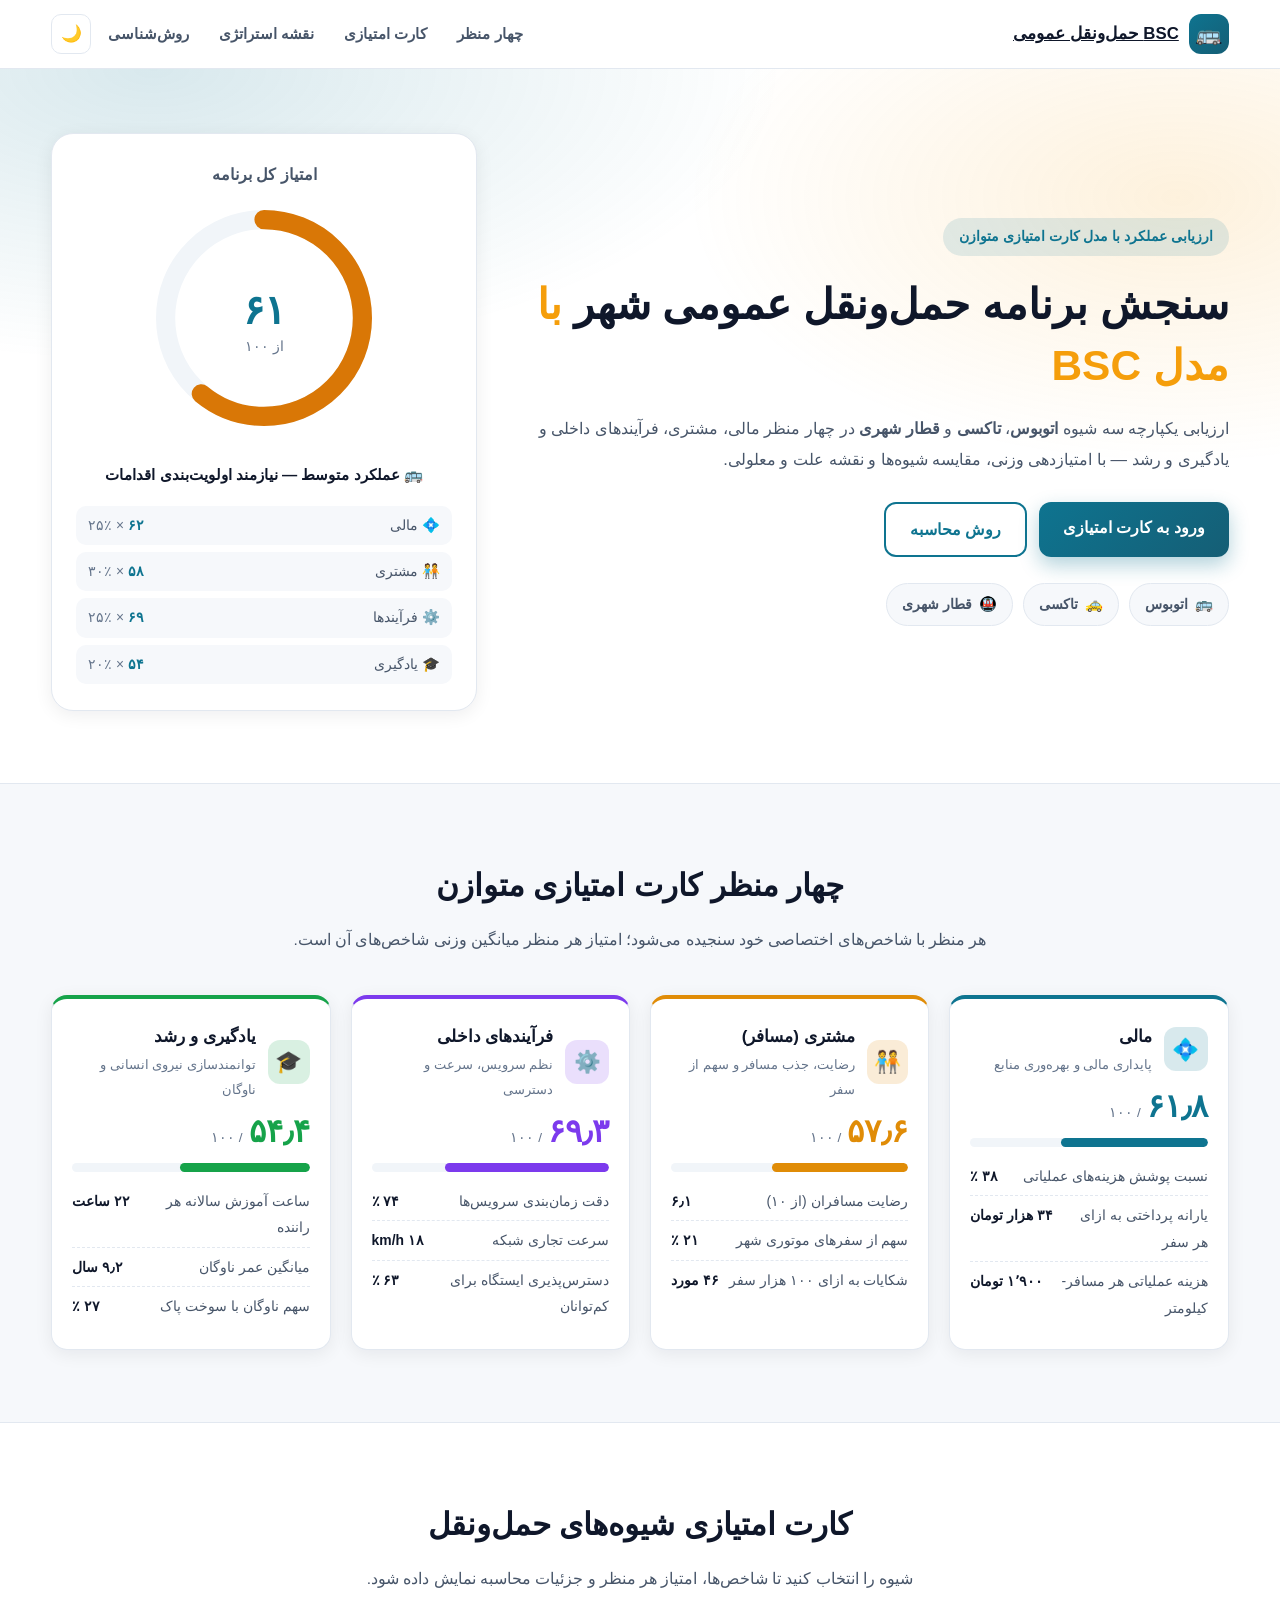
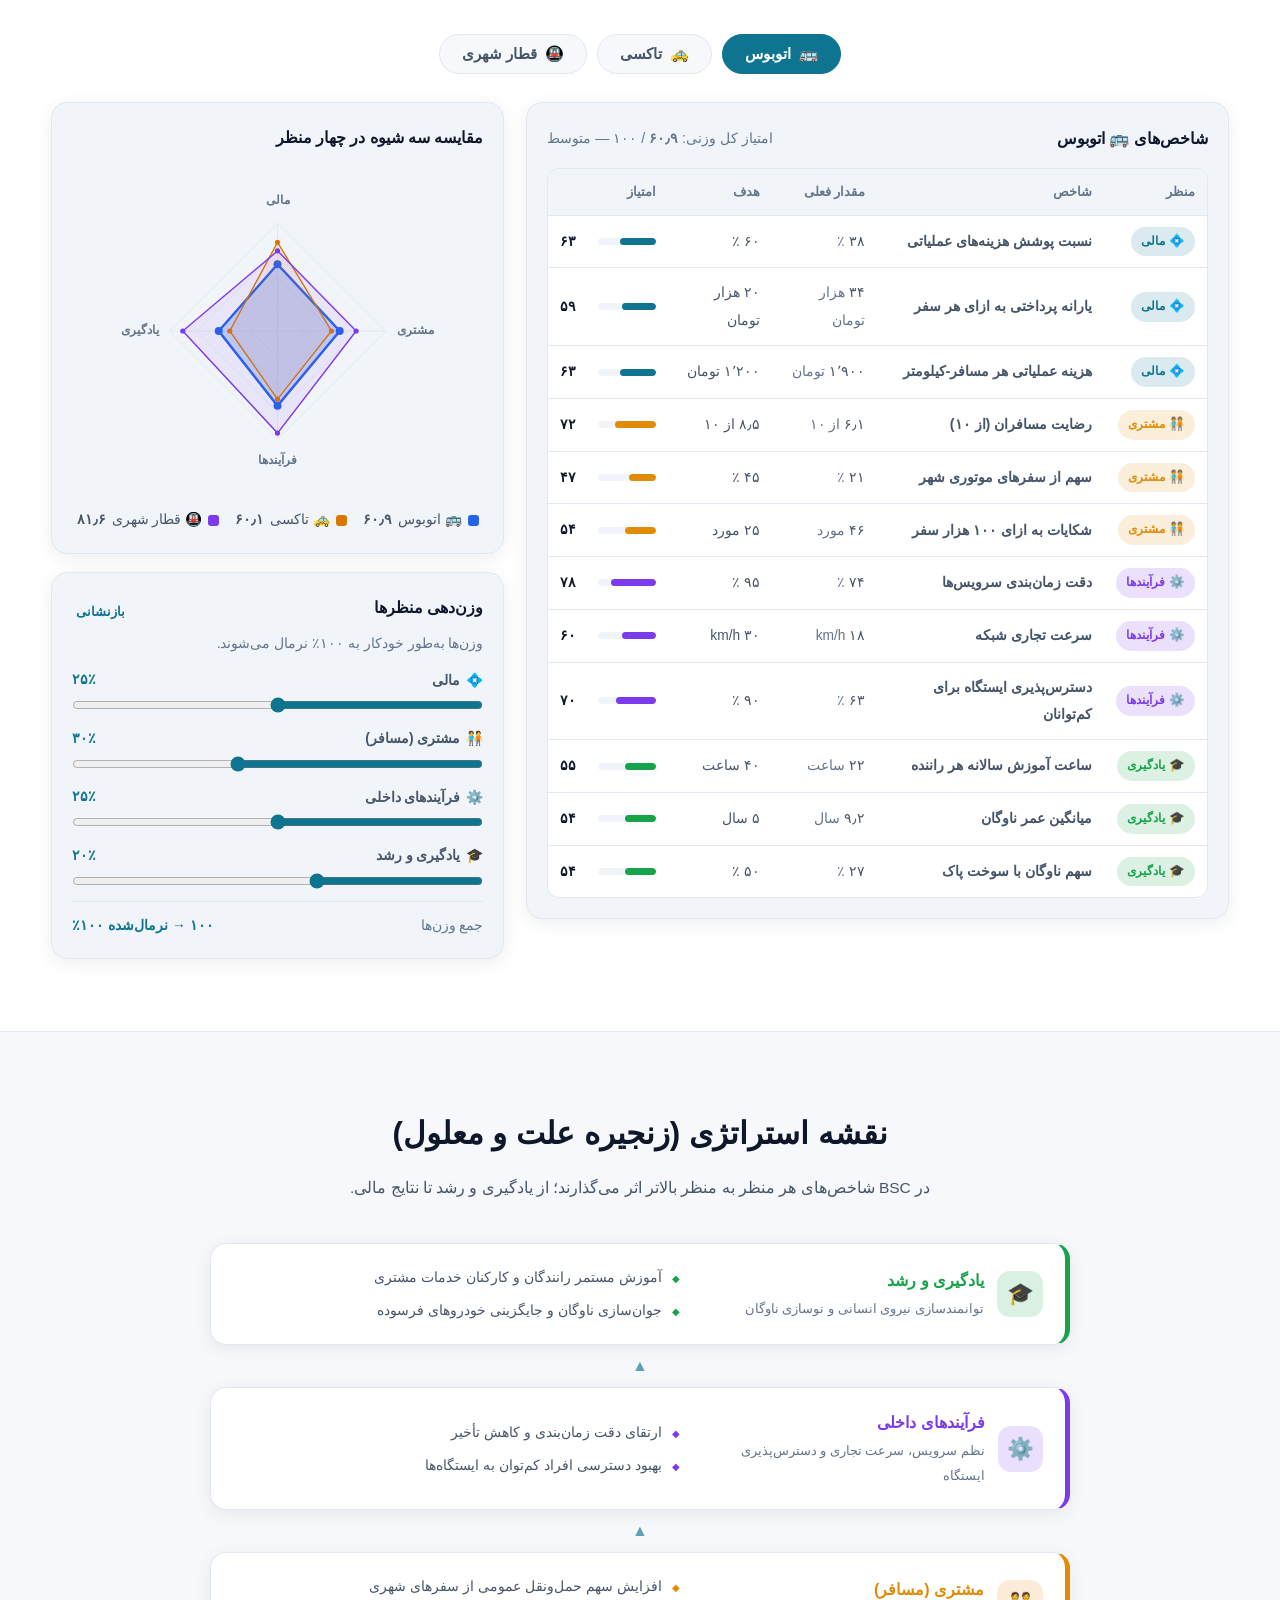
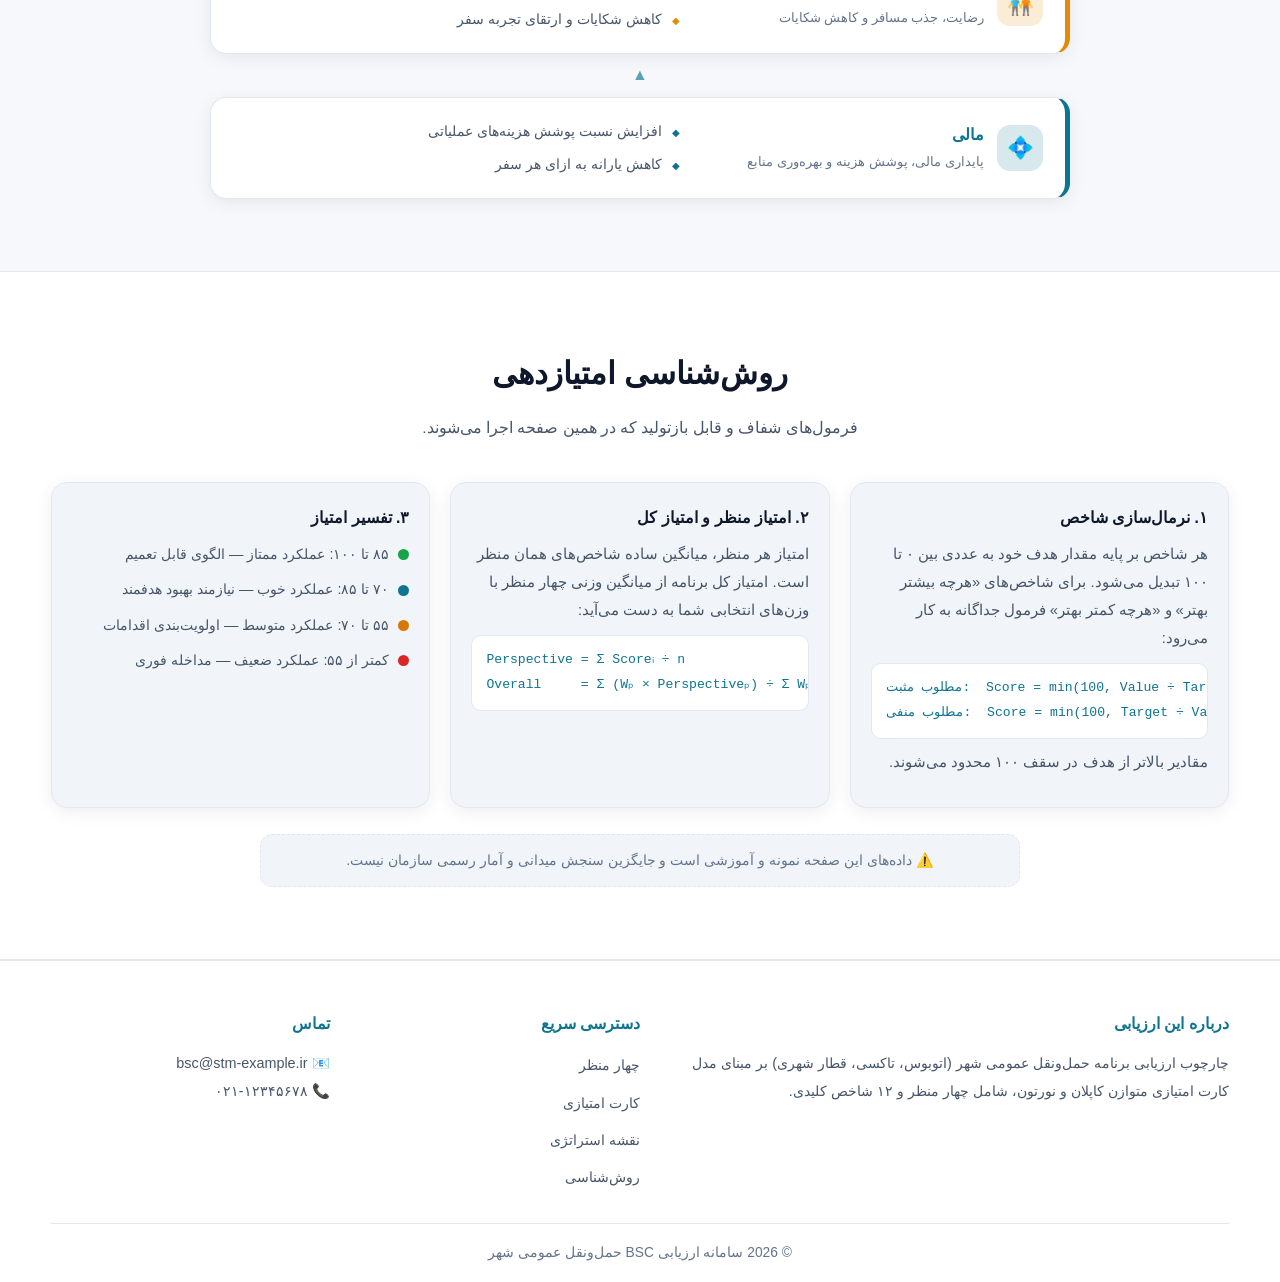
<file: 00/index.html>
<!DOCTYPE html>
<html lang="fa" dir="rtl">
<head>
  <meta charset="UTF-8" />
  <meta name="viewport" content="width=device-width, initial-scale=1.0" />
  <title>ارزیابی BSC برنامه حمل‌ونقل عمومی | اتوبوس، تاکسی، قطار شهری</title>
  <meta name="description" content="سامانه ارزیابی برنامه حمل‌ونقل عمومی شهر بر مبنای مدل کارت امتیازی متوازن (BSC) با ۱۲ شاخص در چهار منظر مالی، مشتری، فرآیندهای داخلی و یادگیری و رشد برای اتوبوس، تاکسی و قطار شهری." />
  <meta name="author" content="BSC Public Transport Evaluation" />
  <meta name="theme-color" content="#0e7490" />
  <meta name="color-scheme" content="light dark" />

  <!-- Open Graph -->
  <meta property="og:type" content="website" />
  <meta property="og:site_name" content="BSC حمل‌ونقل عمومی" />
  <meta property="og:title" content="ارزیابی BSC برنامه حمل‌ونقل عمومی شهر" />
  <meta property="og:description" content="کارت امتیازی متوازن برای سنجش عملکرد اتوبوس، تاکسی و قطار شهری در چهار منظر BSC." />
  <meta property="og:locale" content="fa_IR" />
  <meta name="twitter:card" content="summary_large_image" />
  <meta name="twitter:title" content="ارزیابی BSC برنامه حمل‌ونقل عمومی شهر" />
  <meta name="twitter:description" content="کارت امتیازی متوازن برای سنجش عملکرد اتوبوس، تاکسی و قطار شهری در چهار منظر BSC." />

  <link rel="icon" type="image/svg+xml" href="favicon.svg" />
  <link rel="stylesheet" href="css/style.css" />
</head>
<body>

  <header class="site-header">
    <nav class="navbar container" aria-label="ناوبری اصلی">
      <a href="#hero" class="brand">
        <span class="brand-icon" aria-hidden="true">🚌</span>
        <span>BSC حمل‌ونقل عمومی</span>
      </a>
      <button id="menuToggle" class="menu-toggle" aria-expanded="false" aria-label="باز و بسته کردن منو">
        <span></span><span></span><span></span>
      </button>
      <ul id="navMenu" class="nav-links">
        <li><a href="#bsc">چهار منظر</a></li>
        <li><a href="#scorecard">کارت امتیازی</a></li>
        <li><a href="#map">نقشه استراتژی</a></li>
        <li><a href="#method">روش‌شناسی</a></li>
        <li>
          <button id="themeToggle" class="theme-toggle" aria-label="تغییر تم صفحه">
            <span class="theme-icon">🌙</span>
          </button>
        </li>
      </ul>
    </nav>
  </header>

  <main>
    <!-- ================= معرفی ================= -->
    <section id="hero" class="hero">
      <div class="container hero-grid">
        <div class="hero-copy">
          <p class="hero-eyebrow">ارزیابی عملکرد با مدل کارت امتیازی متوازن</p>
          <h1>سنجش برنامه حمل‌ونقل عمومی شهر <span class="accent">با مدل BSC</span></h1>
          <p class="hero-sub">
            ارزیابی یکپارچه سه شیوه <strong>اتوبوس</strong>، <strong>تاکسی</strong> و
            <strong>قطار شهری</strong> در چهار منظر مالی، مشتری، فرآیندهای داخلی و
            یادگیری و رشد — با امتیازدهی وزنی، مقایسه شیوه‌ها و نقشه علت و معلولی.
          </p>
          <div class="hero-actions">
            <a href="#scorecard" class="btn btn-primary">ورود به کارت امتیازی</a>
            <a href="#method" class="btn btn-outline">روش محاسبه</a>
          </div>
          <ul class="hero-modes" aria-label="شیوه‌های مورد ارزیابی">
            <li><span aria-hidden="true">🚌</span> اتوبوس</li>
            <li><span aria-hidden="true">🚕</span> تاکسی</li>
            <li><span aria-hidden="true">🚇</span> قطار شهری</li>
          </ul>
        </div>

        <div class="hero-gauge-card">
          <h2 class="gauge-title">امتیاز کل برنامه</h2>
          <div class="gauge" id="overallGauge" role="img" aria-label="امتیاز کل برنامه حمل‌ونقل عمومی">
            <svg viewBox="0 0 200 200" class="gauge-svg" aria-hidden="true">
              <circle class="gauge-track" cx="100" cy="100" r="82"></circle>
              <circle class="gauge-progress" id="gaugeProgress" cx="100" cy="100" r="82"></circle>
            </svg>
            <div class="gauge-center">
              <strong id="gaugeValue">—</strong>
              <small>از ۱۰۰</small>
            </div>
          </div>
          <p id="gaugeNote" class="gauge-note">در حال محاسبه…</p>
          <ul class="gauge-legend" id="gaugeLegend"></ul>
        </div>
      </div>
    </section>

    <!-- ================= چهار منظر BSC ================= -->
    <section id="bsc" class="section">
      <div class="container">
        <header class="section-head">
          <h2>چهار منظر کارت امتیازی متوازن</h2>
          <p>هر منظر با شاخص‌های اختصاصی خود سنجیده می‌شود؛ امتیاز هر منظر میانگین وزنی شاخص‌های آن است.</p>
        </header>
        <div id="perspectiveGrid" class="perspective-grid"><!-- ساخته‌شده در JS --></div>
      </div>
    </section>

    <!-- ================= کارت امتیازی ================= -->
    <section id="scorecard" class="section section-alt">
      <div class="container">
        <header class="section-head">
          <h2>کارت امتیازی شیوه‌های حمل‌ونقل</h2>
          <p>شیوه را انتخاب کنید تا شاخص‌ها، امتیاز هر منظر و جزئیات محاسبه نمایش داده شود.</p>
        </header>

        <div class="mode-tabs" role="tablist" aria-label="انتخاب شیوه حمل‌ونقل">
          <button class="mode-tab active" role="tab" data-mode="bus" aria-selected="true">
            <span aria-hidden="true">🚌</span> اتوبوس
          </button>
          <button class="mode-tab" role="tab" data-mode="taxi" aria-selected="false">
            <span aria-hidden="true">🚕</span> تاکسی
          </button>
          <button class="mode-tab" role="tab" data-mode="metro" aria-selected="false">
            <span aria-hidden="true">🚇</span> قطار شهری
          </button>
        </div>

        <div class="scorecard-layout">
          <div class="scorecard-main">
            <div class="table-head">
              <h3 id="tableTitle">شاخص‌های شیوه انتخابی</h3>
              <span class="muted" id="modeTotal">—</span>
            </div>
            <div class="table-wrap">
              <table class="kpi-table">
                <thead>
                  <tr>
                    <th scope="col">منظر</th>
                    <th scope="col">شاخص</th>
                    <th scope="col">مقدار فعلی</th>
                    <th scope="col">هدف</th>
                    <th scope="col">امتیاز</th>
                  </tr>
                </thead>
                <tbody id="kpiTableBody"></tbody>
              </table>
            </div>
          </div>

          <aside class="scorecard-side">
            <div class="panel">
              <h3>مقایسه سه شیوه در چهار منظر</h3>
              <canvas id="radarChart" role="img" aria-label="نمودار راداری مقایسه شیوه‌ها"></canvas>
              <ul class="legend" id="radarLegend"></ul>
            </div>

            <div class="panel">
              <div class="panel-head">
                <h3>وزن‌دهی منظرها</h3>
                <button id="resetWeights" class="link-btn">بازنشانی</button>
              </div>
              <p class="muted small">وزن‌ها به‌طور خودکار به ۱۰۰٪ نرمال می‌شوند.</p>
              <div id="weightControls" class="weight-controls"></div>
              <div class="weight-sum">
                <span>جمع وزن‌ها</span>
                <strong id="weightSum">۱۰۰٪</strong>
              </div>
            </div>
          </aside>
        </div>
      </div>
    </section>

    <!-- ================= نقشه استراتژی ================= -->
    <section id="map" class="section">
      <div class="container">
        <header class="section-head">
          <h2>نقشه استراتژی (زنجیره علت و معلول)</h2>
          <p>در BSC شاخص‌های هر منظر به منظر بالاتر اثر می‌گذارند؛ از یادگیری و رشد تا نتایج مالی.</p>
        </header>

        <div class="strategy-map">
          <article class="sm-layer" data-perspective="learning">
            <div class="sm-label">
              <span class="sm-emoji" aria-hidden="true">🎓</span>
              <div>
                <h3>یادگیری و رشد</h3>
                <p>توانمندسازی نیروی انسانی و نوسازی ناوگان</p>
              </div>
            </div>
            <ul class="sm-objectives">
              <li>آموزش مستمر رانندگان و کارکنان خدمات مشتری</li>
              <li>جوان‌سازی ناوگان و جایگزینی خودروهای فرسوده</li>
            </ul>
          </article>
          <div class="sm-arrow" aria-hidden="true">▲</div>

          <article class="sm-layer" data-perspective="internal">
            <div class="sm-label">
              <span class="sm-emoji" aria-hidden="true">⚙️</span>
              <div>
                <h3>فرآیندهای داخلی</h3>
                <p>نظم سرویس، سرعت تجاری و دسترس‌پذیری ایستگاه</p>
              </div>
            </div>
            <ul class="sm-objectives">
              <li>ارتقای دقت زمان‌بندی و کاهش تأخیر</li>
              <li>بهبود دسترسی افراد کم‌توان به ایستگاه‌ها</li>
            </ul>
          </article>
          <div class="sm-arrow" aria-hidden="true">▲</div>

          <article class="sm-layer" data-perspective="customer">
            <div class="sm-label">
              <span class="sm-emoji" aria-hidden="true">🧑‍🤝‍🧑</span>
              <div>
                <h3>مشتری (مسافر)</h3>
                <p>رضایت، جذب مسافر و کاهش شکایات</p>
              </div>
            </div>
            <ul class="sm-objectives">
              <li>افزایش سهم حمل‌ونقل عمومی از سفرهای شهری</li>
              <li>کاهش شکایات و ارتقای تجربه سفر</li>
            </ul>
          </article>
          <div class="sm-arrow" aria-hidden="true">▲</div>

          <article class="sm-layer" data-perspective="financial">
            <div class="sm-label">
              <span class="sm-emoji" aria-hidden="true">💠</span>
              <div>
                <h3>مالی</h3>
                <p>پایداری مالی، پوشش هزینه و بهره‌وری منابع</p>
              </div>
            </div>
            <ul class="sm-objectives">
              <li>افزایش نسبت پوشش هزینه‌های عملیاتی</li>
              <li>کاهش یارانه به ازای هر سفر</li>
            </ul>
          </article>
        </div>
      </div>
    </section>

    <!-- ================= روش‌شناسی ================= -->
    <section id="method" class="section section-alt">
      <div class="container">
        <header class="section-head">
          <h2>روش‌شناسی امتیازدهی</h2>
          <p>فرمول‌های شفاف و قابل بازتولید که در همین صفحه اجرا می‌شوند.</p>
        </header>

        <div class="method-grid">
          <article class="panel">
            <h3>۱. نرمال‌سازی شاخص</h3>
            <p>
              هر شاخص بر پایه مقدار هدف خود به عددی بین ۰ تا ۱۰۰ تبدیل می‌شود. برای شاخص‌های
              «هرچه بیشتر بهتر» و «هرچه کمتر بهتر» فرمول جداگانه به کار می‌رود:
            </p>
            <pre class="formula">مطلوب مثبت:  Score = min(100, Value ÷ Target × 100)
مطلوب منفی:  Score = min(100, Target ÷ Value × 100)</pre>
            <p class="muted small">مقادیر بالاتر از هدف در سقف ۱۰۰ محدود می‌شوند.</p>
          </article>

          <article class="panel">
            <h3>۲. امتیاز منظر و امتیاز کل</h3>
            <p>
              امتیاز هر منظر، میانگین ساده شاخص‌های همان منظر است. امتیاز کل برنامه از
              میانگین وزنی چهار منظر با وزن‌های انتخابی شما به دست می‌آید:
            </p>
            <pre class="formula">Perspective = Σ Scoreᵢ ÷ n
Overall     = Σ (Wₚ × Perspectiveₚ) ÷ Σ Wₚ</pre>
          </article>

          <article class="panel">
            <h3>۳. تفسیر امتیاز</h3>
            <ul class="scale-list">
              <li><span class="dot dot-a"></span> ۸۵ تا ۱۰۰: عملکرد ممتاز — الگوی قابل تعمیم</li>
              <li><span class="dot dot-b"></span> ۷۰ تا ۸۵: عملکرد خوب — نیازمند بهبود هدفمند</li>
              <li><span class="dot dot-c"></span> ۵۵ تا ۷۰: عملکرد متوسط — اولویت‌بندی اقدامات</li>
              <li><span class="dot dot-d"></span> کمتر از ۵۵: عملکرد ضعیف — مداخله فوری</li>
            </ul>
          </article>
        </div>
        <p class="disclaimer">
          ⚠️ داده‌های این صفحه نمونه و آموزشی است و جایگزین سنجش میدانی و آمار رسمی سازمان نیست.
        </p>
      </div>
    </section>
  </main>

  <footer id="contact" class="site-footer">
    <div class="container footer-grid">
      <div>
        <h3>درباره این ارزیابی</h3>
        <p>
          چارچوب ارزیابی برنامه حمل‌ونقل عمومی شهر (اتوبوس، تاکسی، قطار شهری) بر مبنای
          مدل کارت امتیازی متوازن کاپلان و نورتون، شامل چهار منظر و ۱۲ شاخص کلیدی.
        </p>
      </div>
      <div>
        <h3>دسترسی سریع</h3>
        <ul class="footer-links">
          <li><a href="#bsc">چهار منظر</a></li>
          <li><a href="#scorecard">کارت امتیازی</a></li>
          <li><a href="#map">نقشه استراتژی</a></li>
          <li><a href="#method">روش‌شناسی</a></li>
        </ul>
      </div>
      <div>
        <h3>تماس</h3>
        <p>📧 bsc@stm-example.ir</p>
        <p>📞 ۰۲۱-۱۲۳۴۵۶۷۸</p>
      </div>
    </div>
    <div class="footer-bottom container">
      <p>© <span id="year"></span> سامانه ارزیابی BSC حمل‌ونقل عمومی شهر</p>
    </div>
  </footer>

  <script src="js/main.js"></script>
</body>
</html>
</file>
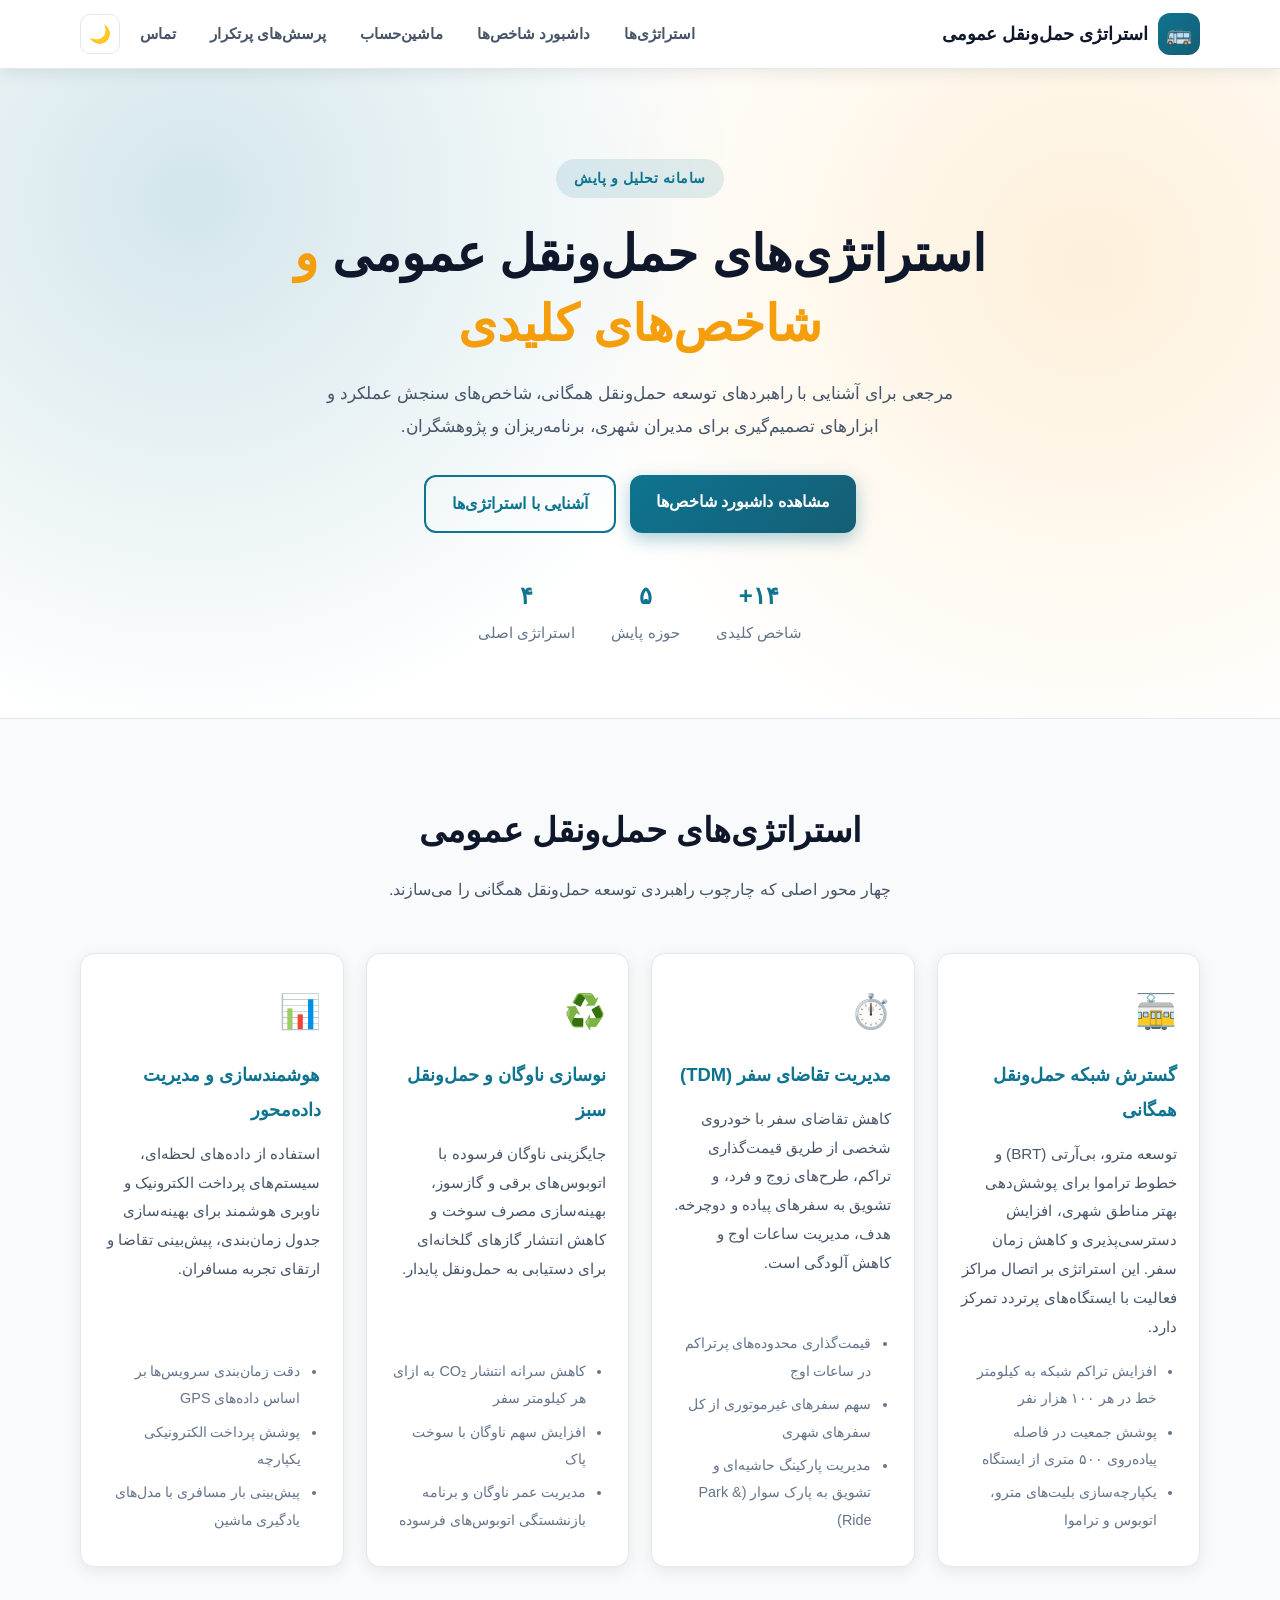
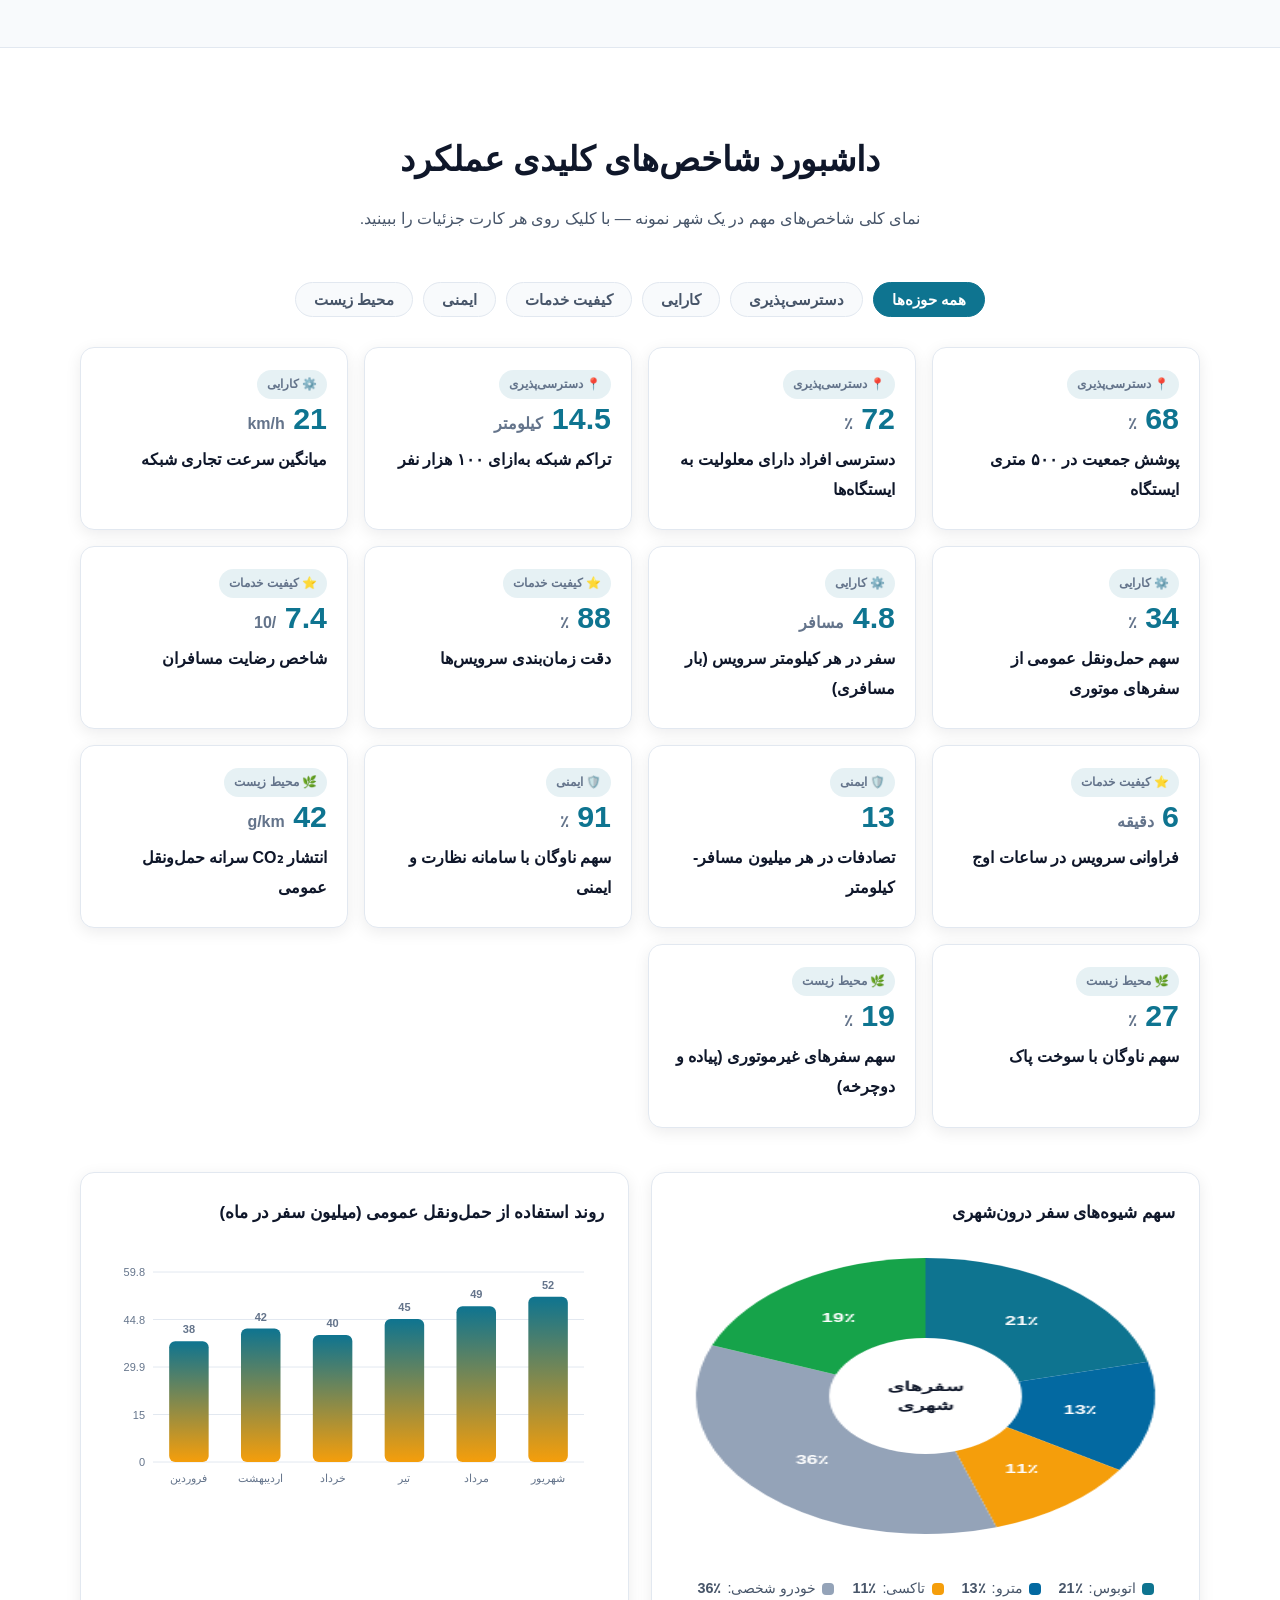
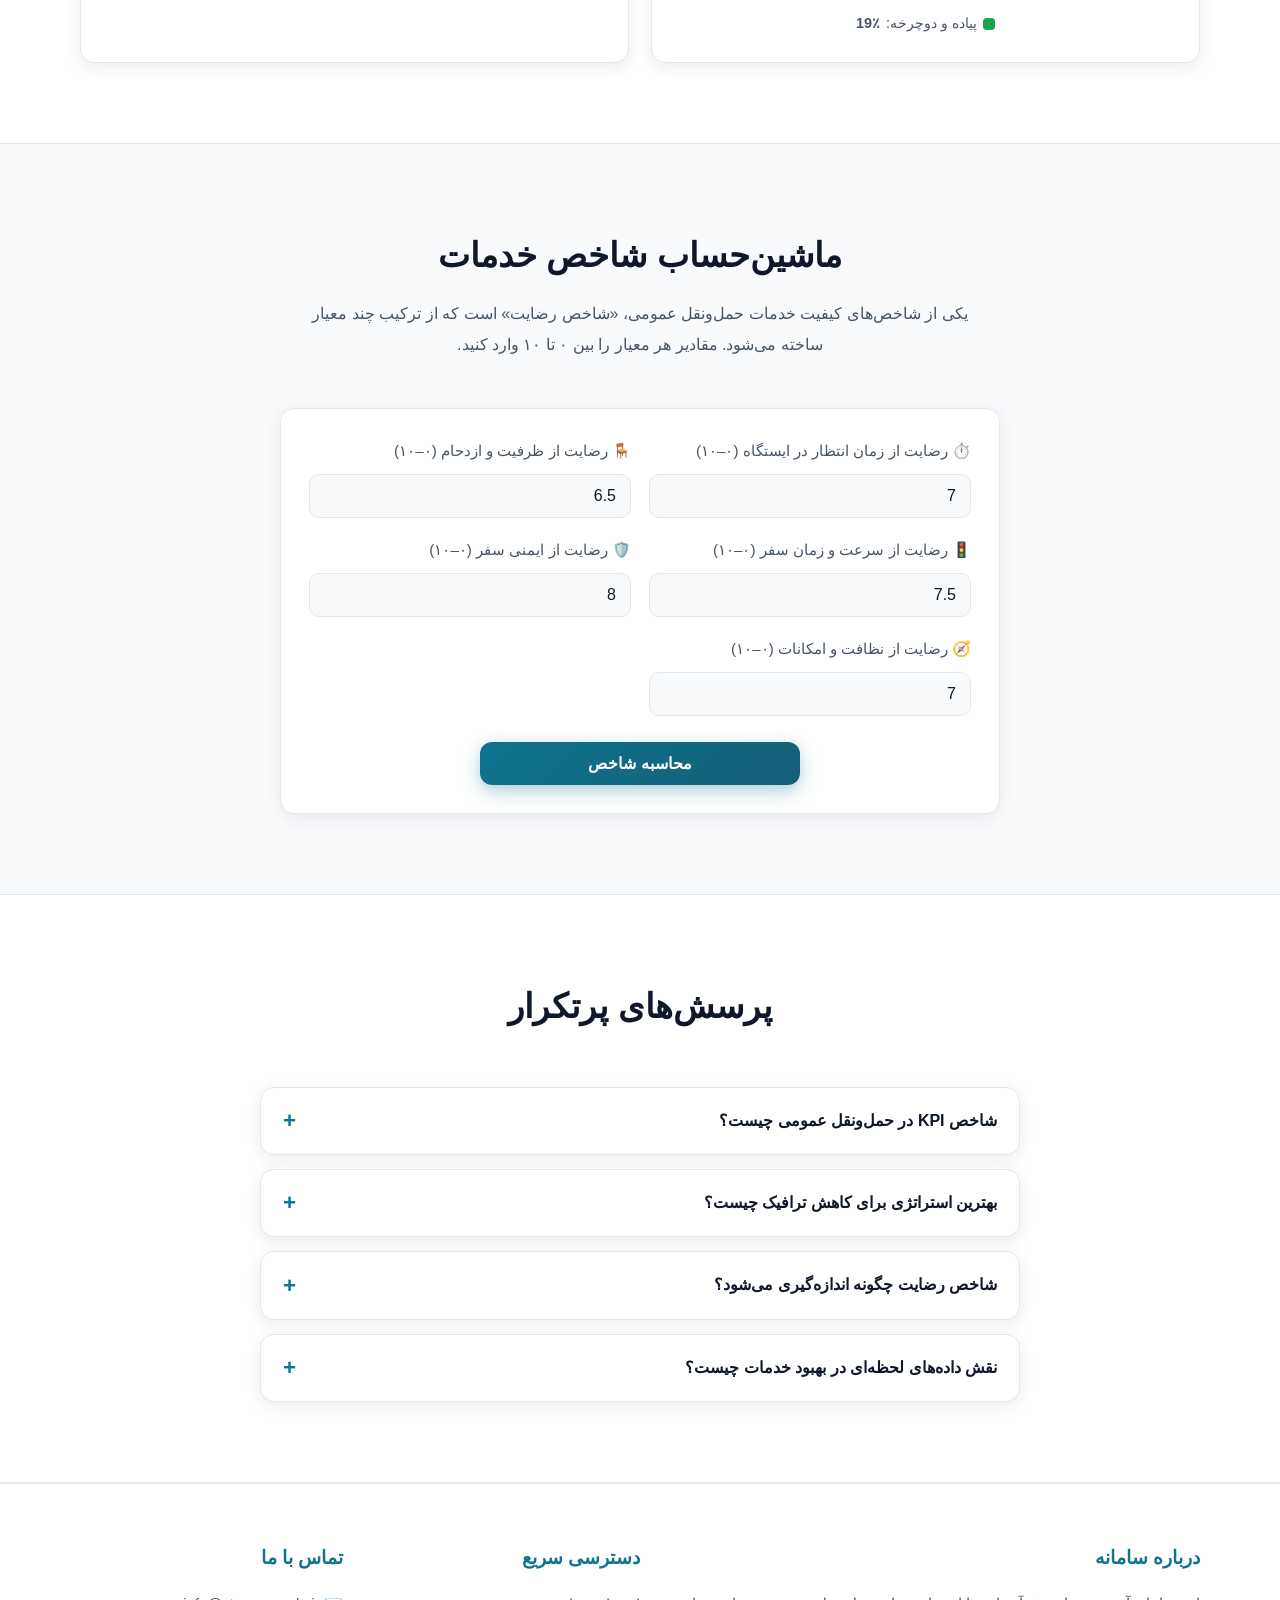
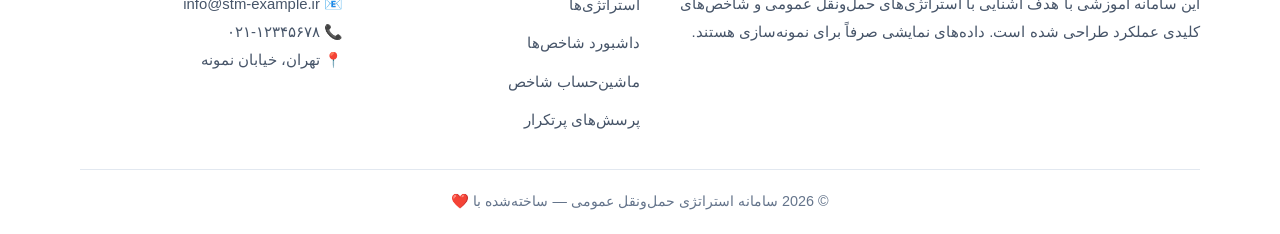
<file: 01/index.html>
<!DOCTYPE html>
<html lang="fa" dir="rtl">
<head>
  <meta charset="UTF-8" />
  <meta name="viewport" content="width=device-width, initial-scale=1.0" />
  <meta name="description" content="پایگاه اطلاع‌رسانی استراتژی‌های حمل‌ونقل عمومی و شاخص‌های کلیدی عملکرد (KPI)" />
  <title>استراتژی‌های حمل‌ونقل عمومی | سامانه شاخص‌ها و تحلیل</title>
  <link rel="stylesheet" href="css/style.css" />
</head>
<body>

  <header class="site-header">
    <nav class="navbar container" aria-label="ناوبری اصلی">
      <a href="#hero" class="brand">
        <span class="brand-icon" aria-hidden="true">🚌</span>
        <span>استراتژی حمل‌ونقل عمومی</span>
      </a>
      <button id="menuToggle" class="menu-toggle" aria-expanded="false" aria-label="باز و بسته کردن منو">
        <span></span><span></span><span></span>
      </button>
      <ul id="navMenu" class="nav-links">
        <li><a href="#strategies">استراتژی‌ها</a></li>
        <li><a href="#dashboard">داشبورد شاخص‌ها</a></li>
        <li><a href="#calculator">ماشین‌حساب</a></li>
        <li><a href="#faq">پرسش‌های پرتکرار</a></li>
        <li><a href="#contact">تماس</a></li>
        <li>
          <button id="themeToggle" class="theme-toggle" aria-label="تغییر تم صفحه">
            <span class="theme-icon">🌙</span>
          </button>
        </li>
      </ul>
    </nav>
  </header>

  <main>
    <!-- بخش معرفی -->
    <section id="hero" class="hero">
      <div class="container hero-content">
        <p class="hero-eyebrow">سامانه تحلیل و پایش</p>
        <h1>استراتژی‌های حمل‌ونقل عمومی <span class="accent">و شاخص‌های کلیدی</span></h1>
        <p class="hero-sub">
          مرجعی برای آشنایی با راهبردهای توسعه حمل‌ونقل همگانی، شاخص‌های سنجش عملکرد و
          ابزارهای تصمیم‌گیری برای مدیران شهری، برنامه‌ریزان و پژوهشگران.
        </p>
        <div class="hero-actions">
          <a href="#dashboard" class="btn btn-primary">مشاهده داشبورد شاخص‌ها</a>
          <a href="#strategies" class="btn btn-outline">آشنایی با استراتژی‌ها</a>
        </div>
        <p class="hero-stats" aria-label="آمار کلیدی">
          <span><strong>۱۴+</strong> شاخص کلیدی</span>
          <span><strong>۵</strong> حوزه پایش</span>
          <span><strong>۴</strong> استراتژی اصلی</span>
        </p>
      </div>
    </section>

    <!-- استراتژی‌ها -->
    <section id="strategies" class="section">
      <div class="container">
        <header class="section-head">
          <h2>استراتژی‌های حمل‌ونقل عمومی</h2>
          <p>چهار محور اصلی که چارچوب راهبردی توسعه حمل‌ونقل همگانی را می‌سازند.</p>
        </header>

        <div class="cards">
          <article class="card">
            <span class="card-icon" aria-hidden="true">🚋</span>
            <h3>گسترش شبکه حمل‌ونقل همگانی</h3>
            <p>
              توسعه مترو، بی‌آرتی (BRT) و خطوط تراموا برای پوشش‌دهی بهتر مناطق شهری،
              افزایش دسترسی‌پذیری و کاهش زمان سفر. این استراتژی بر اتصال مراکز فعالیت با
              ایستگاه‌های پرتردد تمرکز دارد.
            </p>
            <ul class="card-list">
              <li>افزایش تراکم شبکه به کیلومتر خط در هر ۱۰۰ هزار نفر</li>
              <li>پوشش جمعیت در فاصله پیاده‌روی ۵۰۰ متری از ایستگاه</li>
              <li>یکپارچه‌سازی بلیت‌های مترو، اتوبوس و تراموا</li>
            </ul>
          </article>

          <article class="card">
            <span class="card-icon" aria-hidden="true">⏱️</span>
            <h3>مدیریت تقاضای سفر (TDM)</h3>
            <p>
              کاهش تقاضای سفر با خودروی شخصی از طریق قیمت‌گذاری تراکم، طرح‌های زوج و
              فرد، و تشویق به سفرهای پیاده و دوچرخه. هدف، مدیریت ساعات اوج و کاهش
              آلودگی است.
            </p>
            <ul class="card-list">
              <li>قیمت‌گذاری محدوده‌های پرتراکم در ساعات اوج</li>
              <li>سهم سفرهای غیرموتوری از کل سفرهای شهری</li>
              <li>مدیریت پارکینگ حاشیه‌ای و تشویق به پارک سوار (Park &amp; Ride)</li>
            </ul>
          </article>

          <article class="card">
            <span class="card-icon" aria-hidden="true">♻️</span>
            <h3>نوسازی ناوگان و حمل‌ونقل سبز</h3>
            <p>
              جایگزینی ناوگان فرسوده با اتوبوس‌های برقی و گازسوز، بهینه‌سازی مصرف سوخت و
              کاهش انتشار گازهای گلخانه‌ای برای دستیابی به حمل‌ونقل پایدار.
            </p>
            <ul class="card-list">
              <li>کاهش سرانه انتشار CO₂ به ازای هر کیلومتر سفر</li>
              <li>افزایش سهم ناوگان با سوخت پاک</li>
              <li>مدیریت عمر ناوگان و برنامه بازنشستگی اتوبوس‌های فرسوده</li>
            </ul>
          </article>

          <article class="card">
            <span class="card-icon" aria-hidden="true">📊</span>
            <h3>هوشمندسازی و مدیریت داده‌محور</h3>
            <p>
              استفاده از داده‌های لحظه‌ای، سیستم‌های پرداخت الکترونیک و ناوبری هوشمند
              برای بهینه‌سازی جدول زمان‌بندی، پیش‌بینی تقاضا و ارتقای تجربه مسافران.
            </p>
            <ul class="card-list">
              <li>دقت زمان‌بندی سرویس‌ها بر اساس داده‌های GPS</li>
              <li>پوشش پرداخت الکترونیکی یکپارچه</li>
              <li>پیش‌بینی بار مسافری با مدل‌های یادگیری ماشین</li>
            </ul>
          </article>
        </div>
      </div>
    </section>

    <!-- داشبورد شاخص‌ها -->
    <section id="dashboard" class="section section-alt">
      <div class="container">
        <header class="section-head">
          <h2>داشبورد شاخص‌های کلیدی عملکرد</h2>
          <p>نمای کلی شاخص‌های مهم در یک شهر نمونه — با کلیک روی هر کارت جزئیات را ببینید.</p>
        </header>

        <div class="filters" role="group" aria-label="فیلتر حوزه‌ها">
          <button class="chip active" data-filter="all">همه حوزه‌ها</button>
          <button class="chip" data-filter="access">دسترسی‌پذیری</button>
          <button class="chip" data-filter="efficiency">کارایی</button>
          <button class="chip" data-filter="quality">کیفیت خدمات</button>
          <button class="chip" data-filter="safety">ایمنی</button>
          <button class="chip" data-filter="environment">محیط زیست</button>
        </div>

        <div id="kpiGrid" class="kpi-grid"><!-- کارت‌ها توسط main.js ساخته می‌شوند --></div>

        <div class="charts">
          <div class="chart-card">
            <h3>سهم شیوه‌های سفر درون‌شهری</h3>
            <canvas id="modalSplitChart" role="img" aria-label="نمودار سهم شیوه‌های سفر"></canvas>
            <ul id="modalLegend" class="legend"></ul>
          </div>
          <div class="chart-card">
            <h3>روند استفاده از حمل‌ونقل عمومی (میلیون سفر در ماه)</h3>
            <canvas id="ridershipChart" role="img" aria-label="نمودار روند استفاده از حمل‌ونقل عمومی"></canvas>
          </div>
        </div>
      </div>
    </section>

    <!-- ماشین‌حساب -->
    <section id="calculator" class="section">
      <div class="container calculator-wrap">
        <header class="section-head">
          <h2>ماشین‌حساب شاخص خدمات</h2>
          <p>یکی از شاخص‌های کیفیت خدمات حمل‌ونقل عمومی، «شاخص رضایت» است که از ترکیب چند معیار ساخته می‌شود. مقادیر هر معیار را بین ۰ تا ۱۰ وارد کنید.</p>
        </header>

        <form id="calcForm" class="calc-form" novalidate>
          <label class="field">
            <span>⏱️ رضایت از زمان انتظار در ایستگاه (۰–۱۰)</span>
            <input type="number" id="calcWait" min="0" max="10" step="0.1" value="7" required />
          </label>
          <label class="field">
            <span>🪑 رضایت از ظرفیت و ازدحام (۰–۱۰)</span>
            <input type="number" id="calcCapacity" min="0" max="10" step="0.1" value="6.5" required />
          </label>
          <label class="field">
            <span>🚦 رضایت از سرعت و زمان سفر (۰–۱۰)</span>
            <input type="number" id="calcSpeed" min="0" max="10" step="0.1" value="7.5" required />
          </label>
          <label class="field">
            <span>🛡️ رضایت از ایمنی سفر (۰–۱۰)</span>
            <input type="number" id="calcSafety" min="0" max="10" step="0.1" value="8" required />
          </label>
          <label class="field">
            <span>🧭 رضایت از نظافت و امکانات (۰–۱۰)</span>
            <input type="number" id="calcClean" min="0" max="10" step="0.1" value="7" required />
          </label>
          <button type="submit" class="btn btn-primary">محاسبه شاخص</button>
        </form>

        <div id="calcResult" class="calc-result" hidden>
          <p class="calc-score"><span id="calcScore">—</span> <small>از ۱۰</small></p>
          <p class="calc-label">شاخص رضایت خدمات</p>
          <div class="meter"><span id="calcBar"></span></div>
          <p id="calcNote" class="calc-note"></p>
        </div>
      </div>
    </section>

    <!-- پرسش‌های پرتکرار -->
    <section id="faq" class="section section-alt">
      <div class="container">
        <header class="section-head">
          <h2>پرسش‌های پرتکرار</h2>
        </header>
        <div class="faq-list">
          <details class="faq-item">
            <summary>شاخص KPI در حمل‌ونقل عمومی چیست؟</summary>
            <p>
              شاخص کلیدی عملکرد (Key Performance Indicator) معیاری کمّی است که میزان
              تحقق اهداف استراتژیک مانند افزایش سرنشین، کاهش زمان سفر یا کاهش آلودگی را
              اندازه‌گیری می‌کند. شاخص‌ها در حوزه‌هایی مانند دسترسی‌پذیری، کارایی، کیفیت
              خدمات، ایمنی و محیط زیست تعریف می‌شوند.
            </p>
          </details>
          <details class="faq-item">
            <summary>بهترین استراتژی برای کاهش ترافیک چیست؟</summary>
            <p>
              معمولاً ترکیبی از «مدیریت تقاضای سفر» (قیمت‌گذاری تراکم، پارکینگ‌های
              حومه‌ای) و «افزایش جذابیت حمل‌ونقل عمومی» (سرعت، نظم، ظرفیت) مؤثرترین
              است، همراه با توسعه زیرساخت پیاده‌روی و دوچرخه برای سفرهای کوتاه.
            </p>
          </details>
          <details class="faq-item">
            <summary>شاخص رضایت چگونه اندازه‌گیری می‌شود؟</summary>
            <p>
              از طریق نظرسنجی‌های دوره‌ای از مسافران درباره معیارهایی مانند زمان انتظار،
              ازدحام، سرعت سفر، ایمنی و تمیزی. نتایج معمولاً روی مقیاس ۰ تا ۱۰ یا
              درصدی گزارش می‌شود. می‌توانید از ماشین‌حساب بالای همین صفحه استفاده کنید.
            </p>
          </details>
          <details class="faq-item">
            <summary>نقش داده‌های لحظه‌ای در بهبود خدمات چیست؟</summary>
            <p>
              داده‌های GPS ناوگان امکان پایش زنده وضعیت سرویس‌ها، اطلاع‌رسانی به
              مسافران و بهینه‌سازی جدول زمان‌بندی را فراهم می‌کند که مستقیم بر رضایت و
              کارایی اثر می‌گذارد.
            </p>
          </details>
        </div>
      </div>
    </section>
  </main>

  <footer id="contact" class="site-footer">
    <div class="container footer-grid">
      <div>
        <h3>درباره سامانه</h3>
        <p>
          این سامانه آموزشی با هدف آشنایی با استراتژی‌های حمل‌ونقل عمومی و شاخص‌های
          کلیدی عملکرد طراحی شده است. داده‌های نمایشی صرفاً برای نمونه‌سازی هستند.
        </p>
      </div>
      <div>
        <h3>دسترسی سریع</h3>
        <ul class="footer-links">
          <li><a href="#strategies">استراتژی‌ها</a></li>
          <li><a href="#dashboard">داشبورد شاخص‌ها</a></li>
          <li><a href="#calculator">ماشین‌حساب شاخص</a></li>
          <li><a href="#faq">پرسش‌های پرتکرار</a></li>
        </ul>
      </div>
      <div>
        <h3>تماس با ما</h3>
        <p>📧 info@stm-example.ir</p>
        <p>📞 ۰۲۱-۱۲۳۴۵۶۷۸</p>
        <p>📍 تهران، خیابان نمونه</p>
      </div>
    </div>
    <div class="footer-bottom container">
      <p>© <span id="year"></span> سامانه استراتژی حمل‌ونقل عمومی — ساخته‌شده با ❤️</p>
    </div>
  </footer>

  <script src="js/main.js"></script>
</body>
</html>
</file>
<file: 00/css/style.css>
/* =========================================================
   ارزیابی BSC برنامه حمل‌ونقل عمومی شهر
   تم روشن پیش‌فرض + تم تیره با data-theme="dark"
   ========================================================= */

:root {
  --primary: #0e7490;
  --primary-dark: #155e75;
  --accent: #f59e0b;
  --bus: #2563eb;
  --taxi: #d97706;
  --metro: #7c3aed;
  --ok: #16a34a;
  --warn: #d97706;
  --bad: #dc2626;

  --bg: #f6f8fb;
  --surface: #ffffff;
  --surface-2: #f1f5f9;
  --text: #0f172a;
  --text-soft: #475569;
  --muted: #64748b;
  --border: #e2e8f0;
  --shadow: 0 4px 18px rgba(2, 6, 23, 0.07);
  --radius: 16px;
  --max-width: 1180px;

  /* رنگ منظرهای BSC (توسط JS برای تم تیره بازنویسی می‌شود) */
  --persp-financial: #0e7490;
  --persp-customer: #e08c07;
  --persp-internal: #7c3aed;
  --persp-learning: #16a34a;
}

[data-theme="dark"] {
  --primary: #22d3ee;
  --primary-dark: #67e8f9;
  --accent: #fbbf24;
  --bus: #60a5fa;
  --taxi: #fbbf24;
  --metro: #a78bfa;
  --ok: #4ade80;
  --warn: #fbbf24;
  --bad: #f87171;

  --bg: #0a111f;
  --surface: #101a2d;
  --surface-2: #16203a;
  --text: #e6edf7;
  --text-soft: #c3cfe0;
  --muted: #94a3b8;
  --border: #1f2c44;
  --shadow: 0 4px 20px rgba(0, 0, 0, 0.5);
}

* {
  margin: 0;
  padding: 0;
  box-sizing: border-box;
}

html {
  scroll-behavior: smooth;
  scroll-padding-top: 90px;
}

body {
  font-family: "Vazirmatn", "Segoe UI", Tahoma, sans-serif;
  background: var(--bg);
  color: var(--text);
  line-height: 1.9;
  transition: background 0.3s, color 0.3s;
}

.container {
  width: min(var(--max-width), 92%);
  margin-inline: auto;
}

a {
  color: var(--primary);
}

.muted {
  color: var(--muted);
}

.small {
  font-size: 0.86rem;
}

/* ---------------- نوار بالا ---------------- */
.site-header {
  position: sticky;
  top: 0;
  z-index: 60;
  background: color-mix(in srgb, var(--surface) 92%, transparent);
  backdrop-filter: blur(10px);
  border-bottom: 1px solid var(--border);
}

.navbar {
  display: flex;
  align-items: center;
  justify-content: space-between;
  min-height: 68px;
  gap: 16px;
  position: relative;
}

.brand {
  display: inline-flex;
  align-items: center;
  gap: 10px;
  font-weight: 800;
  font-size: 1.05rem;
  color: var(--text);
}

.brand-icon {
  display: grid;
  place-items: center;
  width: 40px;
  height: 40px;
  font-size: 1.25rem;
  border-radius: 12px;
  background: linear-gradient(140deg, var(--primary), var(--primary-dark));
}

.nav-links {
  display: flex;
  align-items: center;
  gap: 4px;
  list-style: none;
}

.nav-links a {
  display: block;
  padding: 8px 13px;
  border-radius: 10px;
  color: var(--text-soft);
  font-weight: 600;
  font-size: 0.93rem;
  text-decoration: none;
  transition: color 0.2s, background 0.2s;
}

.nav-links a:hover,
.nav-links a:focus-visible {
  color: var(--primary);
  background: color-mix(in srgb, var(--primary) 12%, transparent);
}

.theme-toggle {
  border: 1px solid var(--border);
  background: var(--surface);
  color: var(--text);
  width: 40px;
  height: 40px;
  border-radius: 10px;
  cursor: pointer;
  font-size: 1.05rem;
  transition: transform 0.2s, border-color 0.2s;
}

.theme-toggle:hover {
  transform: rotate(15deg);
  border-color: var(--primary);
}

.menu-toggle {
  display: none;
  flex-direction: column;
  gap: 5px;
  background: none;
  border: none;
  cursor: pointer;
  padding: 8px;
}

.menu-toggle span {
  display: block;
  width: 25px;
  height: 3px;
  border-radius: 3px;
  background: var(--text);
}

.theme-icon {
  display: block;
  line-height: 1;
  pointer-events: none;
}

/* ---------------- معرفی ---------------- */
.hero {
  padding: 64px 0 72px;
  background:
    radial-gradient(900px 420px at 12% 0%, color-mix(in srgb, var(--primary) 16%, transparent), transparent 70%),
    radial-gradient(700px 380px at 92% 18%, color-mix(in srgb, var(--accent) 14%, transparent), transparent 70%),
    var(--surface);
  border-bottom: 1px solid var(--border);
}

.hero-grid {
  display: grid;
  grid-template-columns: 1.25fr 0.75fr;
  gap: 42px;
  align-items: center;
}

.hero-copy {
  min-width: 0;
}

.hero-eyebrow {
  display: inline-block;
  color: var(--primary);
  font-weight: 700;
  background: color-mix(in srgb, var(--primary) 12%, transparent);
  padding: 6px 16px;
  border-radius: 999px;
  margin-bottom: 18px;
  font-size: 0.86rem;
}

.hero h1 {
  font-size: clamp(1.75rem, 3.4vw, 2.65rem);
  line-height: 1.45;
  margin-bottom: 16px;
}

.accent {
  color: var(--accent);
}

.hero-sub {
  color: var(--text-soft);
  font-size: 1.03rem;
  margin-bottom: 26px;
}

.hero-actions {
  display: flex;
  gap: 12px;
  flex-wrap: wrap;
  margin-bottom: 26px;
}

.hero-modes {
  display: flex;
  gap: 10px;
  list-style: none;
  flex-wrap: wrap;
}

.hero-modes li {
  display: inline-flex;
  align-items: center;
  gap: 7px;
  padding: 7px 15px;
  border-radius: 999px;
  border: 1px solid var(--border);
  background: var(--bg);
  font-size: 0.9rem;
  font-weight: 600;
  color: var(--text-soft);
}

.btn {
  display: inline-block;
  padding: 11px 24px;
  border-radius: 12px;
  font-weight: 700;
  font-size: 0.97rem;
  border: none;
  cursor: pointer;
  text-decoration: none;
  transition: transform 0.2s, box-shadow 0.2s;
}

.btn:hover {
  transform: translateY(-2px);
}

.btn-primary {
  background: linear-gradient(135deg, var(--primary), var(--primary-dark));
  color: #fff;
  box-shadow: 0 8px 20px color-mix(in srgb, var(--primary) 32%, transparent);
}

[data-theme="dark"] .btn-primary {
  color: #05222c;
}

.btn-outline {
  border: 2px solid var(--primary);
  color: var(--primary);
  background: transparent;
}

/* ---------------- گیج امتیاز کل ---------------- */
.hero-gauge-card {
  background: var(--surface);
  border: 1px solid var(--border);
  border-radius: 22px;
  box-shadow: var(--shadow);
  padding: 26px 24px;
  text-align: center;
}

.gauge-title {
  font-size: 1rem;
  color: var(--text-soft);
  margin-bottom: 8px;
}

.gauge {
  position: relative;
  width: min(240px, 100%);
  margin: 0 auto;
}

.gauge-svg {
  width: 100%;
  height: auto;
  transform: rotate(-90deg);
}

.gauge-track,
.gauge-progress {
  fill: none;
  stroke-width: 16;
  stroke-linecap: round;
}

.gauge-track {
  stroke: var(--surface-2);
}

.gauge-progress {
  stroke: var(--primary);
  stroke-dasharray: 515;
  stroke-dashoffset: 515;
  transition: stroke-dashoffset 0.9s ease, stroke 0.4s;
}

.gauge-center {
  position: absolute;
  inset: 0;
  display: grid;
  place-content: center;
  gap: 2px;
}

.gauge-center strong {
  font-size: 2.5rem;
  font-weight: 800;
  color: var(--primary);
  line-height: 1.1;
}

.gauge-center small {
  color: var(--muted);
  font-size: 0.85rem;
}

.gauge-note {
  margin-top: 12px;
  font-weight: 700;
  font-size: 0.95rem;
}

.gauge-legend {
  list-style: none;
  margin-top: 16px;
  display: grid;
  gap: 7px;
  font-size: 0.9rem;
  color: var(--text-soft);
}

.gauge-legend li {
  display: flex;
  justify-content: space-between;
  align-items: center;
  gap: 8px;
  padding: 6px 12px;
  border-radius: 10px;
  background: var(--bg);
}

.gauge-legend .g-name {
  display: inline-flex;
  align-items: center;
  gap: 6px;
}

.gauge-legend b {
  color: var(--primary);
}

/* ---------------- بخش‌های عمومی ---------------- */
.section {
  padding: 72px 0;
}

.section-alt {
  background: var(--surface);
  border-block: 1px solid var(--border);
}

.section-head {
  text-align: center;
  max-width: 720px;
  margin: 0 auto 40px;
}

.section-head h2 {
  font-size: clamp(1.4rem, 2.8vw, 1.95rem);
  margin-bottom: 10px;
}

.section-head p {
  color: var(--text-soft);
  font-size: 0.97rem;
}

/* ---------------- چهار منظر ---------------- */
.perspective-grid {
  display: grid;
  grid-template-columns: repeat(auto-fit, minmax(250px, 1fr));
  gap: 20px;
}

.perspective-card {
  background: var(--surface);
  border: 1px solid var(--border);
  border-top: 4px solid var(--persp-color, var(--primary));
  border-radius: var(--radius);
  box-shadow: var(--shadow);
  padding: 22px 20px;
  display: flex;
  flex-direction: column;
  gap: 12px;
}

.perspective-head {
  display: flex;
  align-items: center;
  gap: 12px;
}

.perspective-emoji {
  display: grid;
  place-items: center;
  width: 44px;
  height: 44px;
  border-radius: 12px;
  font-size: 1.35rem;
  background: color-mix(in srgb, var(--persp-color, var(--primary)) 16%, transparent);
}

.perspective-head h3 {
  font-size: 1.06rem;
}

.perspective-head p {
  font-size: 0.82rem;
  color: var(--muted);
}

.perspective-score {
  display: flex;
  align-items: baseline;
  gap: 6px;
}

.perspective-score strong {
  font-size: 2rem;
  font-weight: 800;
  color: var(--persp-color, var(--primary));
  line-height: 1;
}

.perspective-score span {
  color: var(--muted);
  font-size: 0.85rem;
}

.bar {
  height: 9px;
  border-radius: 999px;
  background: var(--surface-2);
  overflow: hidden;
}

.bar > i {
  display: block;
  height: 100%;
  width: 0;
  border-radius: 999px;
  background: var(--persp-color, var(--primary));
  transition: width 0.8s ease;
}

.perspective-card ul {
  list-style: none;
  display: grid;
  gap: 6px;
  font-size: 0.87rem;
  color: var(--text-soft);
  margin-top: 4px;
}

.perspective-card li {
  display: flex;
  justify-content: space-between;
  gap: 10px;
  padding-bottom: 6px;
  border-bottom: 1px dashed var(--border);
}

.perspective-card li:last-child {
  border-bottom: none;
}

.perspective-card li b {
  color: var(--text);
  white-space: nowrap;
}

/* ---------------- کارت امتیازی ---------------- */
.mode-tabs {
  display: flex;
  gap: 10px;
  justify-content: center;
  flex-wrap: wrap;
  margin-bottom: 28px;
}

.mode-tab {
  display: inline-flex;
  align-items: center;
  gap: 8px;
  padding: 10px 22px;
  border-radius: 999px;
  border: 1px solid var(--border);
  background: var(--bg);
  color: var(--text-soft);
  font-family: inherit;
  font-size: 0.95rem;
  font-weight: 700;
  cursor: pointer;
  transition: all 0.2s;
}

.mode-tab:hover {
  border-color: var(--primary);
  color: var(--primary);
}

.mode-tab.active {
  background: var(--primary);
  border-color: var(--primary);
  color: #fff;
}

[data-theme="dark"] .mode-tab.active {
  color: #05222c;
}

.scorecard-layout {
  display: grid;
  grid-template-columns: 1.55fr 1fr;
  gap: 22px;
  align-items: start;
}

.scorecard-main,
.panel {
  background: var(--surface-2);
  border: 1px solid var(--border);
  border-radius: var(--radius);
  box-shadow: var(--shadow);
}

.scorecard-main {
  padding: 20px;
}

.table-head {
  display: flex;
  align-items: center;
  justify-content: space-between;
  gap: 12px;
  margin-bottom: 14px;
  flex-wrap: wrap;
}

.table-head h3 {
  font-size: 1.02rem;
}

.table-head .muted {
  font-size: 0.88rem;
}

.table-wrap {
  overflow-x: auto;
  border-radius: 12px;
  border: 1px solid var(--border);
  background: var(--surface);
}

.kpi-table {
  width: 100%;
  border-collapse: collapse;
  font-size: 0.9rem;
  min-width: 560px;
}

.kpi-table thead th {
  background: var(--surface-2);
  color: var(--muted);
  font-size: 0.79rem;
  font-weight: 700;
  text-align: right;
  padding: 11px 12px;
  white-space: nowrap;
  border-bottom: 1px solid var(--border);
}

.kpi-table tbody td {
  padding: 11px 12px;
  border-bottom: 1px solid var(--border);
  color: var(--text-soft);
  vertical-align: middle;
}

.kpi-table tbody tr:last-child td {
  border-bottom: none;
}

.kpi-table tbody tr:hover td {
  background: color-mix(in srgb, var(--primary) 6%, transparent);
}

.persp-pill {
  display: inline-flex;
  align-items: center;
  gap: 5px;
  font-size: 0.78rem;
  font-weight: 700;
  padding: 3px 10px;
  border-radius: 999px;
  background: color-mix(in srgb, var(--persp-color, var(--primary)) 15%, transparent);
  color: var(--persp-color, var(--primary));
  white-space: nowrap;
}

.kpi-name {
  color: var(--text);
  font-weight: 600;
}

.mini-score {
  display: flex;
  align-items: center;
  gap: 8px;
  min-width: 96px;
}

.mini-score .bar {
  flex: 1;
  height: 7px;
}

.mini-score b {
  font-size: 0.85rem;
  color: var(--text);
  width: 30px;
  text-align: left;
}

.score-badge {
  display: inline-block;
  min-width: 52px;
  text-align: center;
  padding: 3px 9px;
  border-radius: 8px;
  font-weight: 800;
  font-size: 0.85rem;
}

.score-badge.good {
  background: color-mix(in srgb, var(--ok) 16%, transparent);
  color: var(--ok);
}

.score-badge.mid {
  background: color-mix(in srgb, var(--warn) 18%, transparent);
  color: var(--warn);
}

.score-badge.low {
  background: color-mix(in srgb, var(--bad) 16%, transparent);
  color: var(--bad);
}

.scorecard-side {
  display: grid;
  gap: 18px;
}

.panel {
  padding: 20px;
}

.panel h3 {
  font-size: 0.98rem;
  margin-bottom: 8px;
}

.panel-head {
  display: flex;
  align-items: center;
  justify-content: space-between;
  gap: 10px;
}

.link-btn {
  background: none;
  border: none;
  color: var(--primary);
  font-family: inherit;
  font-size: 0.83rem;
  font-weight: 700;
  cursor: pointer;
  padding: 2px 4px;
}

.link-btn:hover {
  text-decoration: underline;
}

#radarChart {
  width: 100% !important;
  max-height: 320px;
  margin-top: 6px;
}

.legend {
  list-style: none;
  display: flex;
  flex-wrap: wrap;
  gap: 6px 16px;
  justify-content: center;
  margin-top: 10px;
  font-size: 0.86rem;
  color: var(--text-soft);
}

.legend li {
  display: inline-flex;
  align-items: center;
  gap: 6px;
}

.legend-color {
  width: 11px;
  height: 11px;
  border-radius: 3px;
  display: inline-block;
}

.weight-controls {
  display: grid;
  gap: 12px;
  margin-top: 10px;
}

.weight-row {
  display: grid;
  grid-template-columns: 1fr auto;
  gap: 4px 10px;
  align-items: center;
}

.weight-row label {
  font-size: 0.87rem;
  font-weight: 600;
  color: var(--text-soft);
  display: inline-flex;
  align-items: center;
  gap: 6px;
}

.weight-row output {
  font-size: 0.85rem;
  font-weight: 800;
  color: var(--primary);
  min-width: 44px;
  text-align: left;
}

.weight-row input[type="range"] {
  grid-column: 1 / -1;
  width: 100%;
  accent-color: var(--primary);
  cursor: pointer;
}

.weight-sum {
  display: flex;
  justify-content: space-between;
  align-items: center;
  margin-top: 12px;
  padding-top: 10px;
  border-top: 1px solid var(--border);
  font-size: 0.87rem;
  color: var(--muted);
}

.weight-sum strong {
  color: var(--primary);
}

/* ---------------- نقشه استراتژی ---------------- */
.strategy-map {
  display: grid;
  gap: 6px;
  max-width: 860px;
  margin: 0 auto;
}

.sm-layer {
  display: grid;
  grid-template-columns: 1fr 1.3fr;
  gap: 20px;
  align-items: center;
  background: var(--surface);
  border: 1px solid var(--border);
  border-right: 5px solid var(--persp-color, var(--primary));
  border-radius: var(--radius);
  box-shadow: var(--shadow);
  padding: 20px 22px;
}

.sm-layer[data-perspective="financial"] { --persp-color: var(--persp-financial); }
.sm-layer[data-perspective="customer"]  { --persp-color: var(--persp-customer); }
.sm-layer[data-perspective="internal"]  { --persp-color: var(--persp-internal); }
.sm-layer[data-perspective="learning"]  { --persp-color: var(--persp-learning); }

.sm-label {
  display: flex;
  align-items: center;
  gap: 13px;
}

.sm-emoji {
  display: grid;
  place-items: center;
  width: 46px;
  height: 46px;
  border-radius: 13px;
  font-size: 1.35rem;
  background: color-mix(in srgb, var(--persp-color, var(--primary)) 16%, transparent);
}

.sm-label h3 {
  font-size: 1rem;
  color: var(--persp-color, var(--primary));
}

.sm-label p {
  font-size: 0.82rem;
  color: var(--muted);
}

.sm-objectives {
  list-style: none;
  display: grid;
  gap: 6px;
  font-size: 0.89rem;
  color: var(--text-soft);
}

.sm-objectives li {
  position: relative;
  padding-right: 18px;
}

.sm-objectives li::before {
  content: "◆";
  position: absolute;
  right: 0;
  color: var(--persp-color, var(--primary));
  font-size: 0.65rem;
  top: 5px;
}

.sm-arrow {
  text-align: center;
  color: var(--primary);
  font-size: 1rem;
  opacity: 0.65;
}

/* ---------------- روش‌شناسی ---------------- */
.method-grid {
  display: grid;
  grid-template-columns: repeat(auto-fit, minmax(290px, 1fr));
  gap: 20px;
}

.method-grid .panel {
  background: var(--surface-2);
}

.method-grid p {
  font-size: 0.92rem;
  color: var(--text-soft);
  margin-bottom: 10px;
}

.formula {
  display: block;
  font-family: ui-monospace, "Cascadia Mono", Consolas, monospace;
  font-size: 0.82rem;
  line-height: 1.9;
  direction: ltr;
  text-align: left;
  background: var(--surface);
  border: 1px solid var(--border);
  border-radius: 10px;
  padding: 12px 14px;
  color: var(--primary);
  overflow-x: auto;
  margin-bottom: 10px;
}

.scale-list {
  list-style: none;
  display: grid;
  gap: 8px;
  font-size: 0.9rem;
  color: var(--text-soft);
}

.scale-list li {
  display: flex;
  align-items: center;
  gap: 9px;
}

.dot {
  width: 11px;
  height: 11px;
  border-radius: 50%;
  flex-shrink: 0;
}

.dot-a { background: var(--ok); }
.dot-b { background: var(--primary); }
.dot-c { background: var(--warn); }
.dot-d { background: var(--bad); }

.disclaimer {
  max-width: 760px;
  margin: 26px auto 0;
  text-align: center;
  font-size: 0.88rem;
  color: var(--muted);
  background: var(--surface-2);
  border: 1px dashed var(--border);
  border-radius: 12px;
  padding: 12px 16px;
}

/* ---------------- پاصفحه ---------------- */
.site-footer {
  background: var(--surface);
  border-top: 1px solid var(--border);
  padding-top: 48px;
}

.footer-grid {
  display: grid;
  grid-template-columns: 2fr 1fr 1fr;
  gap: 32px;
  padding-bottom: 30px;
}

.footer-grid h3 {
  margin-bottom: 12px;
  font-size: 0.98rem;
  color: var(--primary);
}

.footer-grid p,
.footer-links a {
  color: var(--text-soft);
  font-size: 0.9rem;
  text-decoration: none;
}

.footer-links {
  list-style: none;
  display: grid;
  gap: 7px;
}

.footer-links a:hover {
  color: var(--primary);
}

.footer-bottom {
  border-top: 1px solid var(--border);
  padding: 16px 0;
  text-align: center;
  color: var(--muted);
  font-size: 0.86rem;
}

/* ---------------- ریسپانسیو ---------------- */
@media (max-width: 980px) {
  .hero-grid,
  .scorecard-layout {
    grid-template-columns: 1fr;
  }

  .hero-gauge-card {
    order: -1;
  }

  .sm-layer {
    grid-template-columns: 1fr;
    gap: 12px;
  }

  .footer-grid {
    grid-template-columns: 1fr 1fr;
  }
}

@media (max-width: 820px) {
  .menu-toggle {
    display: flex;
  }

  .nav-links {
    position: absolute;
    inset-inline: 0;
    top: 68px;
    flex-direction: column;
    align-items: stretch;
    background: var(--surface);
    border-bottom: 1px solid var(--border);
    box-shadow: var(--shadow);
    padding: 12px 4%;
    gap: 4px;
    opacity: 0;
    visibility: hidden;
    transform: translateY(-8px);
    transition: all 0.25s;
  }

  .nav-links.open {
    opacity: 1;
    visibility: visible;
    transform: translateY(0);
  }

  .theme-toggle {
    align-self: flex-start;
  }

  .footer-grid {
    grid-template-columns: 1fr;
  }
}

@media (prefers-reduced-motion: reduce) {
  * {
    animation-duration: 0.01ms !important;
    transition-duration: 0.01ms !important;
  }
  html {
    scroll-behavior: auto;
  }
}
</file>
<file: 01/css/style.css>
/* =========================================================
   استراتژی‌های حمل‌ونقل عمومی — استایل‌ها
   تم روشن پیش‌فرض + تم تیره از طریق ویژگی data-theme
   ========================================================= */

:root {
  --primary: #0e7490;
  --primary-dark: #155e75;
  --accent: #f59e0b;
  --bg: #f8fafc;
  --surface: #ffffff;
  --text: #0f172a;
  --text-soft: #475569;
  --muted: #64748b;
  --border: #e2e8f0;
  --shadow: 0 4px 16px rgba(2, 6, 23, 0.08);
  --radius: 14px;
  --max-width: 1120px;
}

[data-theme="dark"] {
  --primary: #22d3ee;
  --primary-dark: #67e8f9;
  --accent: #fbbf24;
  --bg: #0b1220;
  --surface: #111a2e;
  --text: #e2e8f0;
  --text-soft: #cbd5e1;
  --muted: #94a3b8;
  --border: #1e293b;
  --shadow: 0 4px 16px rgba(0, 0, 0, 0.45);
}

* {
  margin: 0;
  padding: 0;
  box-sizing: border-box;
}

html {
  scroll-behavior: smooth;
}

body {
  font-family: "Vazirmatn", "Segoe UI", Tahoma, sans-serif;
  background: var(--bg);
  color: var(--text);
  line-height: 1.9;
  transition: background 0.3s ease, color 0.3s ease;
}

.container {
  width: min(var(--max-width), 92%);
  margin-inline: auto;
}

a {
  color: var(--primary);
  text-decoration: none;
}

img {
  max-width: 100%;
}

/* ---------- نوار بالا ---------- */
.site-header {
  position: sticky;
  top: 0;
  z-index: 50;
  background: var(--surface);
  border-bottom: 1px solid var(--border);
  box-shadow: var(--shadow);
}

.navbar {
  display: flex;
  align-items: center;
  justify-content: space-between;
  min-height: 68px;
  gap: 16px;
}

.brand {
  display: inline-flex;
  align-items: center;
  gap: 10px;
  font-weight: 800;
  font-size: 1.15rem;
  color: var(--text);
}

.brand-icon {
  display: grid;
  place-items: center;
  width: 42px;
  height: 42px;
  font-size: 1.3rem;
  border-radius: 12px;
  background: linear-gradient(135deg, var(--primary), var(--primary-dark));
}

.nav-links {
  display: flex;
  align-items: center;
  gap: 6px;
  list-style: none;
}

.nav-links a {
  display: block;
  padding: 8px 14px;
  border-radius: 10px;
  color: var(--text-soft);
  font-weight: 600;
  font-size: 0.95rem;
  transition: color 0.2s, background 0.2s;
}

.nav-links a:hover {
  color: var(--primary);
  background: color-mix(in srgb, var(--primary) 10%, transparent);
}

.theme-toggle {
  border: 1px solid var(--border);
  background: var(--surface);
  color: var(--text);
  width: 40px;
  height: 40px;
  border-radius: 10px;
  cursor: pointer;
  font-size: 1.1rem;
  transition: transform 0.2s, border-color 0.2s;
}

.theme-toggle:hover {
  transform: rotate(15deg);
  border-color: var(--primary);
}

.menu-toggle {
  display: none;
  flex-direction: column;
  gap: 5px;
  background: none;
  border: none;
  cursor: pointer;
  padding: 8px;
}

.menu-toggle span {
  display: block;
  width: 26px;
  height: 3px;
  border-radius: 3px;
  background: var(--text);
  transition: transform 0.25s, opacity 0.25s;
}

/* ---------- بخش معرفی ---------- */
.hero {
  padding: 90px 0 70px;
  background:
    radial-gradient(circle at 15% 20%, color-mix(in srgb, var(--primary) 18%, transparent), transparent 45%),
    radial-gradient(circle at 85% 30%, color-mix(in srgb, var(--accent) 15%, transparent), transparent 45%),
    var(--surface);
  border-bottom: 1px solid var(--border);
}

.hero-content {
  text-align: center;
  max-width: 780px;
}

.hero-eyebrow {
  display: inline-block;
  color: var(--primary);
  font-weight: 700;
  letter-spacing: 0.5px;
  background: color-mix(in srgb, var(--primary) 12%, transparent);
  padding: 6px 18px;
  border-radius: 999px;
  margin-bottom: 22px;
  font-size: 0.9rem;
}

.hero h1 {
  font-size: clamp(1.9rem, 4.5vw, 3.1rem);
  line-height: 1.4;
  margin-bottom: 18px;
}

.accent {
  color: var(--accent);
}

.hero-sub {
  color: var(--text-soft);
  font-size: 1.08rem;
  max-width: 640px;
  margin: 0 auto 32px;
}

.hero-actions {
  display: flex;
  gap: 14px;
  justify-content: center;
  flex-wrap: wrap;
  margin-bottom: 40px;
}

.hero-stats {
  display: flex;
  justify-content: center;
  gap: 36px;
  flex-wrap: wrap;
  color: var(--muted);
  font-size: 0.95rem;
}

.hero-stats strong {
  display: block;
  font-size: 1.5rem;
  color: var(--primary);
}

/* ---------- دکمه‌ها ---------- */
.btn {
  display: inline-block;
  padding: 12px 26px;
  border-radius: 12px;
  font-weight: 700;
  font-size: 1rem;
  border: none;
  cursor: pointer;
  transition: transform 0.2s, box-shadow 0.2s, background 0.2s;
}

.btn:hover {
  transform: translateY(-2px);
}

.btn-primary {
  background: linear-gradient(135deg, var(--primary), var(--primary-dark));
  color: #fff;
  box-shadow: 0 6px 18px color-mix(in srgb, var(--primary) 35%, transparent);
}

[data-theme="dark"] .btn-primary {
  color: #06202b;
}

.btn-outline {
  border: 2px solid var(--primary);
  color: var(--primary);
  background: transparent;
}

/* ---------- بخش‌های عمومی ---------- */
.section {
  padding: 80px 0;
}

.section-alt {
  background: var(--surface);
  border-block: 1px solid var(--border);
}

.section-head {
  text-align: center;
  max-width: 680px;
  margin: 0 auto 48px;
}

.section-head h2 {
  font-size: clamp(1.5rem, 3vw, 2.1rem);
  margin-bottom: 12px;
}

.section-head p {
  color: var(--text-soft);
}

/* ---------- کارت‌های استراتژی ---------- */
.cards {
  display: grid;
  grid-template-columns: repeat(auto-fit, minmax(250px, 1fr));
  gap: 22px;
}

.card {
  background: var(--surface);
  border: 1px solid var(--border);
  border-radius: var(--radius);
  padding: 26px 22px;
  box-shadow: var(--shadow);
  transition: transform 0.25s, border-color 0.25s;
  display: flex;
  flex-direction: column;
}

.card:hover {
  transform: translateY(-6px);
  border-color: var(--primary);
}

.card-icon {
  font-size: 2.1rem;
  margin-bottom: 14px;
}

.card h3 {
  font-size: 1.15rem;
  margin-bottom: 12px;
  color: var(--primary);
}

.card p {
  color: var(--text-soft);
  font-size: 0.95rem;
  flex: 1;
}

.card-list {
  margin-top: 16px;
  padding-right: 20px;
  color: var(--muted);
  font-size: 0.9rem;
}

.card-list li {
  margin-bottom: 6px;
}

/* ---------- داشبورد ---------- */
.filters {
  display: flex;
  gap: 10px;
  flex-wrap: wrap;
  justify-content: center;
  margin-bottom: 30px;
}

.chip {
  padding: 8px 18px;
  border-radius: 999px;
  border: 1px solid var(--border);
  background: var(--bg);
  color: var(--text-soft);
  font-weight: 600;
  cursor: pointer;
  font-size: 0.92rem;
  transition: all 0.2s;
}

.chip:hover {
  border-color: var(--primary);
  color: var(--primary);
}

.chip.active {
  background: var(--primary);
  border-color: var(--primary);
  color: #fff;
}

[data-theme="dark"] .chip.active {
  color: #06202b;
}

.kpi-grid {
  display: grid;
  grid-template-columns: repeat(auto-fill, minmax(240px, 1fr));
  gap: 16px;
  margin-bottom: 44px;
}

.kpi-card {
  background: var(--surface);
  border: 1px solid var(--border);
  border-radius: var(--radius);
  padding: 20px;
  box-shadow: var(--shadow);
  cursor: pointer;
  transition: transform 0.2s, border-color 0.2s;
  animation: fadeUp 0.4s ease both;
}

.kpi-card:hover {
  transform: translateY(-4px);
  border-color: var(--primary);
}

.kpi-value {
  font-size: 1.9rem;
  font-weight: 800;
  color: var(--primary);
  line-height: 1.3;
}

.kpi-value small {
  font-size: 1rem;
  font-weight: 600;
  color: var(--muted);
}

.kpi-title {
  font-weight: 700;
  margin: 6px 0 4px;
}

.kpi-tag {
  display: inline-block;
  font-size: 0.75rem;
  font-weight: 700;
  color: var(--muted);
  background: color-mix(in srgb, var(--primary) 10%, transparent);
  padding: 3px 10px;
  border-radius: 999px;
}

/* ---------- نمودارها ---------- */
.charts {
  display: grid;
  grid-template-columns: repeat(auto-fit, minmax(320px, 1fr));
  gap: 22px;
}

.chart-card {
  background: var(--surface);
  border: 1px solid var(--border);
  border-radius: var(--radius);
  box-shadow: var(--shadow);
  padding: 24px;
}

.chart-card h3 {
  font-size: 1.05rem;
  margin-bottom: 18px;
  color: var(--text);
}

.chart-card canvas {
  width: 100% !important;
  max-height: 300px;
}

.legend {
  list-style: none;
  display: flex;
  flex-wrap: wrap;
  gap: 8px 18px;
  justify-content: center;
  margin-top: 18px;
  font-size: 0.9rem;
  color: var(--text-soft);
}

.legend li {
  display: inline-flex;
  align-items: center;
  gap: 6px;
}

.legend-color {
  display: inline-block;
  width: 12px;
  height: 12px;
  border-radius: 4px;
}

/* ---------- ماشین‌حساب ---------- */
.calculator-wrap {
  max-width: 720px;
}

.calc-form {
  display: grid;
  grid-template-columns: repeat(auto-fit, minmax(280px, 1fr));
  gap: 18px;
  background: var(--surface);
  border: 1px solid var(--border);
  border-radius: var(--radius);
  box-shadow: var(--shadow);
  padding: 28px;
}

.field {
  display: flex;
  flex-direction: column;
  gap: 8px;
  font-size: 0.95rem;
  color: var(--text-soft);
}

.field input {
  padding: 12px 14px;
  border: 1px solid var(--border);
  border-radius: 10px;
  background: var(--bg);
  color: var(--text);
  font-family: inherit;
  font-size: 1rem;
  transition: border-color 0.2s;
}

.field input:focus {
  outline: none;
  border-color: var(--primary);
}

.calc-form .btn {
  grid-column: 1 / -1;
  justify-self: center;
  width: 100%;
  max-width: 320px;
  margin-top: 8px;
}

.calc-result {
  margin-top: 26px;
  text-align: center;
  background: var(--surface);
  border: 1px solid var(--border);
  border-radius: var(--radius);
  box-shadow: var(--shadow);
  padding: 28px;
}

.calc-score {
  font-size: 3rem;
  font-weight: 800;
  color: var(--primary);
  line-height: 1.2;
}

.calc-score small {
  font-size: 1.2rem;
  color: var(--muted);
}

.calc-label {
  color: var(--text-soft);
  margin-bottom: 18px;
}

.meter {
  height: 14px;
  border-radius: 999px;
  background: var(--bg);
  border: 1px solid var(--border);
  overflow: hidden;
  max-width: 480px;
  margin: 0 auto 16px;
}

.meter span {
  display: block;
  height: 100%;
  width: 0;
  border-radius: 999px;
  background: linear-gradient(90deg, var(--primary), var(--accent));
  transition: width 0.6s ease;
}

.calc-note {
  color: var(--muted);
  font-size: 0.95rem;
}

/* ---------- پرسش‌های پرتکرار ---------- */
.faq-list {
  max-width: 760px;
  margin: 0 auto;
  display: grid;
  gap: 14px;
}

.faq-item {
  background: var(--surface);
  border: 1px solid var(--border);
  border-radius: var(--radius);
  box-shadow: var(--shadow);
  overflow: hidden;
}

.faq-item summary {
  list-style: none;
  cursor: pointer;
  padding: 18px 22px;
  font-weight: 700;
  position: relative;
  transition: color 0.2s;
}

.faq-item summary::-webkit-details-marker {
  display: none;
}

.faq-item summary::after {
  content: "+";
  position: absolute;
  left: 22px;
  top: 50%;
  transform: translateY(-50%);
  font-size: 1.4rem;
  color: var(--primary);
  transition: transform 0.25s;
}

.faq-item[open] summary {
  color: var(--primary);
}

.faq-item[open] summary::after {
  transform: translateY(-50%) rotate(45deg);
}

.faq-item p {
  padding: 0 22px 20px;
  color: var(--text-soft);
  font-size: 0.95rem;
}

/* ---------- پاصفحه ---------- */
.site-footer {
  background: var(--surface);
  border-top: 1px solid var(--border);
  padding: 56px 0 0;
}

.footer-grid {
  display: grid;
  grid-template-columns: 2fr 1fr 1fr;
  gap: 34px;
  padding-bottom: 34px;
}

.footer-grid h3 {
  margin-bottom: 14px;
  color: var(--primary);
}

.footer-grid p,
.footer-links a {
  color: var(--text-soft);
  font-size: 0.93rem;
}

.footer-links {
  list-style: none;
  display: grid;
  gap: 8px;
}

.footer-links a:hover {
  color: var(--primary);
}

.footer-bottom {
  border-top: 1px solid var(--border);
  padding: 18px 0;
  text-align: center;
  color: var(--muted);
  font-size: 0.9rem;
}

/* ---------- انیمیشن ---------- */
@keyframes fadeUp {
  from {
    opacity: 0;
    transform: translateY(14px);
  }
  to {
    opacity: 1;
    transform: translateY(0);
  }
}

/* ---------- ریسپانسیو ---------- */
@media (max-width: 860px) {
  .menu-toggle {
    display: flex;
  }

  .nav-links {
    position: absolute;
    inset-inline: 0;
    top: 68px;
    flex-direction: column;
    align-items: stretch;
    background: var(--surface);
    border-bottom: 1px solid var(--border);
    box-shadow: var(--shadow);
    padding: 12px 5%;
    gap: 4px;
    transform: translateY(-8px);
    opacity: 0;
    visibility: hidden;
    transition: all 0.25s;
  }

  .nav-links.open {
    transform: translateY(0);
    opacity: 1;
    visibility: visible;
  }

  .theme-toggle {
    align-self: flex-start;
  }

  .footer-grid {
    grid-template-columns: 1fr;
    gap: 24px;
  }
}

@media (prefers-reduced-motion: reduce) {
  * {
    animation-duration: 0.01ms !important;
    transition-duration: 0.01ms !important;
  }
  html {
    scroll-behavior: auto;
  }
}
</file>
